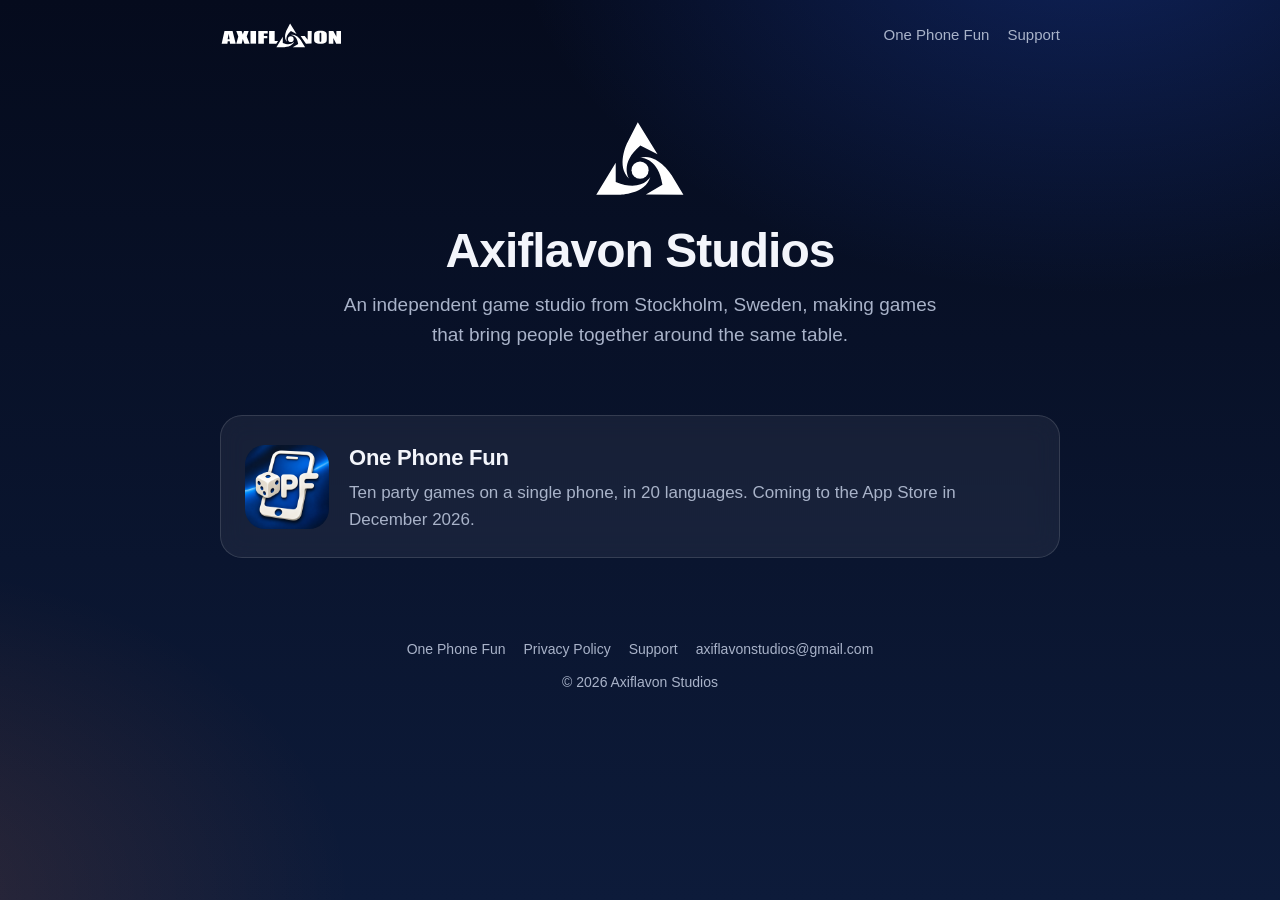
<file: index.html>
<!doctype html>
<html lang="en">
<head>
  <meta charset="utf-8">
  <meta name="viewport" content="width=device-width, initial-scale=1">
  <title>Axiflavon Studios</title>
  <meta name="description" content="Axiflavon Studios is an independent game studio from Stockholm, Sweden. Makers of One Phone Fun – party games on one phone.">
  <link rel="icon" href="/assets/axiflavon-symbol.svg" type="image/svg+xml">
  <link rel="apple-touch-icon" href="/assets/apple-touch-icon.png">
  <link rel="stylesheet" href="/assets/style.css">
</head>
<body>
  <header class="site-header">
    <div class="wrap">
      <a class="brand" href="/" aria-label="Axiflavon Studios home">
        <img src="/assets/axiflavon-wordmark.svg" alt="Axiflavon">
      </a>
      <nav class="nav">
        <a href="/onephonefun/">One Phone Fun</a>
        <a href="/onephonefun/support/">Support</a>
      </nav>
    </div>
  </header>

  <main class="wrap">
    <section class="hero">
      <img class="symbol" src="/assets/axiflavon-symbol.svg" alt="">
      <h1>Axiflavon Studios</h1>
      <p class="lead">An independent game studio from Stockholm, Sweden, making games that bring people together around the same table.</p>
    </section>

    <a class="card app-card" href="/onephonefun/">
      <img src="/assets/onephonefun-icon.png" alt="One Phone Fun app icon">
      <div>
        <h2>One Phone Fun</h2>
        <p>Ten party games on a single phone, in 20 languages. Coming to the App Store in December 2026.</p>
      </div>
    </a>
  </main>

  <footer class="site-footer">
    <div class="wrap">
      <div class="links">
        <a href="/onephonefun/">One Phone Fun</a>
        <a href="/onephonefun/privacy/">Privacy Policy</a>
        <a href="/onephonefun/support/">Support</a>
        <a href="mailto:axiflavonstudios@gmail.com">axiflavonstudios@gmail.com</a>
      </div>
      <div>&copy; 2026 Axiflavon Studios</div>
    </div>
  </footer>
</body>
</html>
</file>
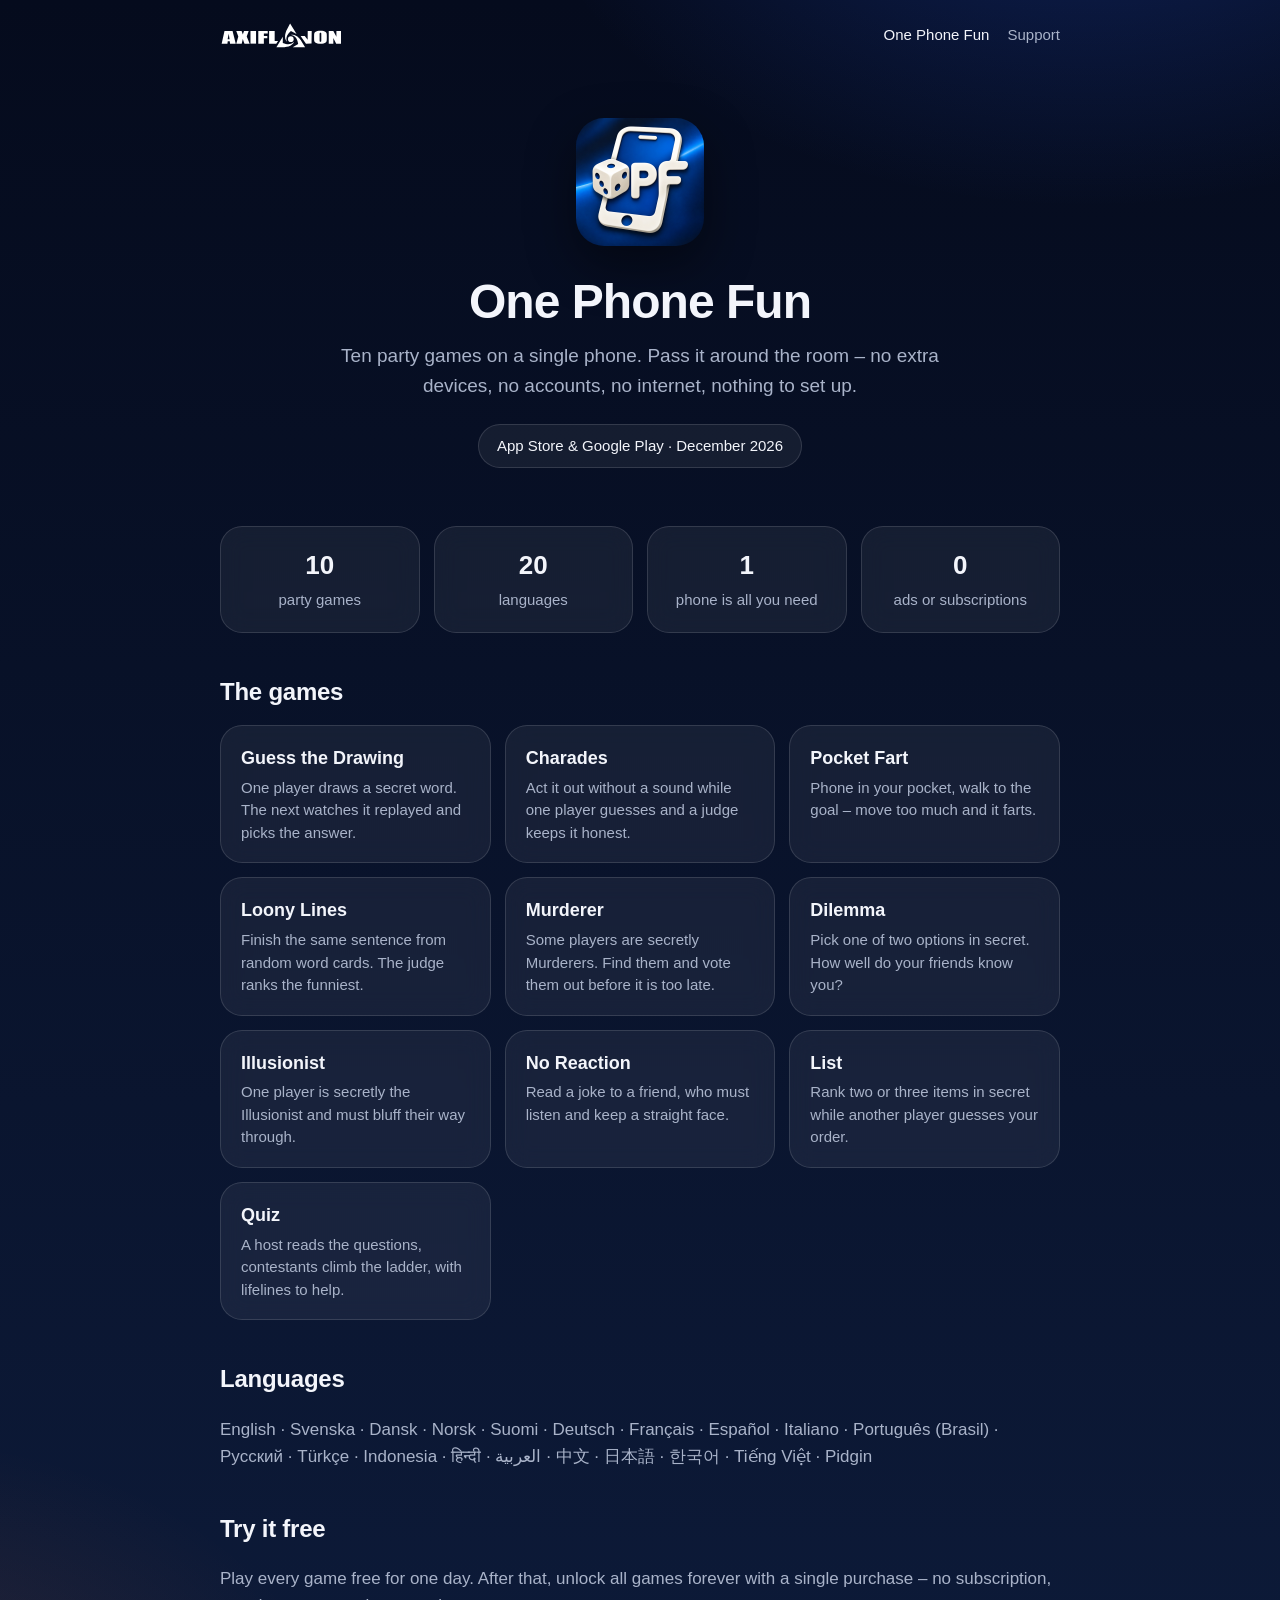
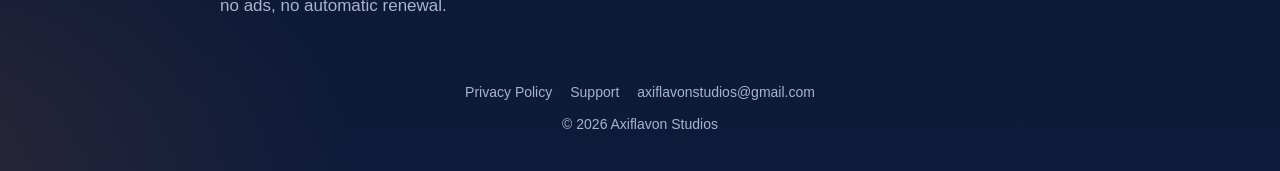
<file: onephonefun/index.html>
<!doctype html>
<html lang="en">
<head>
  <meta charset="utf-8">
  <meta name="viewport" content="width=device-width, initial-scale=1">
  <title>One Phone Fun</title>
  <meta name="description" content="One Phone Fun – ten party games on a single phone, in 20 languages. No subscription, no ads.">
  <link rel="icon" href="/assets/apple-touch-icon.png" type="image/png">
  <link rel="apple-touch-icon" href="/assets/apple-touch-icon.png">
  <link rel="stylesheet" href="/assets/style.css">
</head>
<body>
  <header class="site-header">
    <div class="wrap">
      <a class="brand" href="/" aria-label="Axiflavon Studios home">
        <img src="/assets/axiflavon-wordmark.svg" alt="Axiflavon">
      </a>
      <nav class="nav">
        <a href="/onephonefun/" aria-current="page">One Phone Fun</a>
        <a href="/onephonefun/support/">Support</a>
      </nav>
    </div>
  </header>

  <main class="wrap">
    <section class="hero">
      <img class="app-icon" src="/assets/onephonefun-icon.png" alt="One Phone Fun app icon">
      <h1>One Phone Fun</h1>
      <p class="lead">Ten party games on a single phone. Pass it around the room – no extra devices, no accounts, no internet, nothing to set up.</p>
      <span class="badge">App Store &amp; Google Play &middot; December 2026</span>
    </section>

    <section class="facts">
      <div class="card"><strong>10</strong><span>party games</span></div>
      <div class="card"><strong>20</strong><span>languages</span></div>
      <div class="card"><strong>1</strong><span>phone is all you need</span></div>
      <div class="card"><strong>0</strong><span>ads or subscriptions</span></div>
    </section>

    <h2>The games</h2>
    <div class="grid">
      <div class="card">
        <h3>Guess the Drawing</h3>
        <p>One player draws a secret word. The next watches it replayed and picks the answer.</p>
      </div>
      <div class="card">
        <h3>Charades</h3>
        <p>Act it out without a sound while one player guesses and a judge keeps it honest.</p>
      </div>
      <div class="card">
        <h3>Pocket Fart</h3>
        <p>Phone in your pocket, walk to the goal – move too much and it farts.</p>
      </div>
      <div class="card">
        <h3>Loony Lines</h3>
        <p>Finish the same sentence from random word cards. The judge ranks the funniest.</p>
      </div>
      <div class="card">
        <h3>Murderer</h3>
        <p>Some players are secretly Murderers. Find them and vote them out before it is too late.</p>
      </div>
      <div class="card">
        <h3>Dilemma</h3>
        <p>Pick one of two options in secret. How well do your friends know you?</p>
      </div>
      <div class="card">
        <h3>Illusionist</h3>
        <p>One player is secretly the Illusionist and must bluff their way through.</p>
      </div>
      <div class="card">
        <h3>No Reaction</h3>
        <p>Read a joke to a friend, who must listen and keep a straight face.</p>
      </div>
      <div class="card">
        <h3>List</h3>
        <p>Rank two or three items in secret while another player guesses your order.</p>
      </div>
      <div class="card">
        <h3>Quiz</h3>
        <p>A host reads the questions, contestants climb the ladder, with lifelines to help.</p>
      </div>
    </div>

    <h2>Languages</h2>
    <p class="languages">English &middot; Svenska &middot; Dansk &middot; Norsk &middot; Suomi &middot; Deutsch &middot; Français &middot; Español &middot; Italiano &middot; Português (Brasil) &middot; Русский &middot; Türkçe &middot; Indonesia &middot; हिन्दी &middot; العربية &middot; 中文 &middot; 日本語 &middot; 한국어 &middot; Tiếng Việt &middot; Pidgin</p>

    <h2>Try it free</h2>
    <p class="languages">Play every game free for one day. After that, unlock all games forever with a single purchase – no subscription, no ads, no automatic renewal.</p>
  </main>

  <footer class="site-footer">
    <div class="wrap">
      <div class="links">
        <a href="/onephonefun/privacy/">Privacy Policy</a>
        <a href="/onephonefun/support/">Support</a>
        <a href="mailto:axiflavonstudios@gmail.com">axiflavonstudios@gmail.com</a>
      </div>
      <div>&copy; 2026 Axiflavon Studios</div>
    </div>
  </footer>
</body>
</html>
</file>
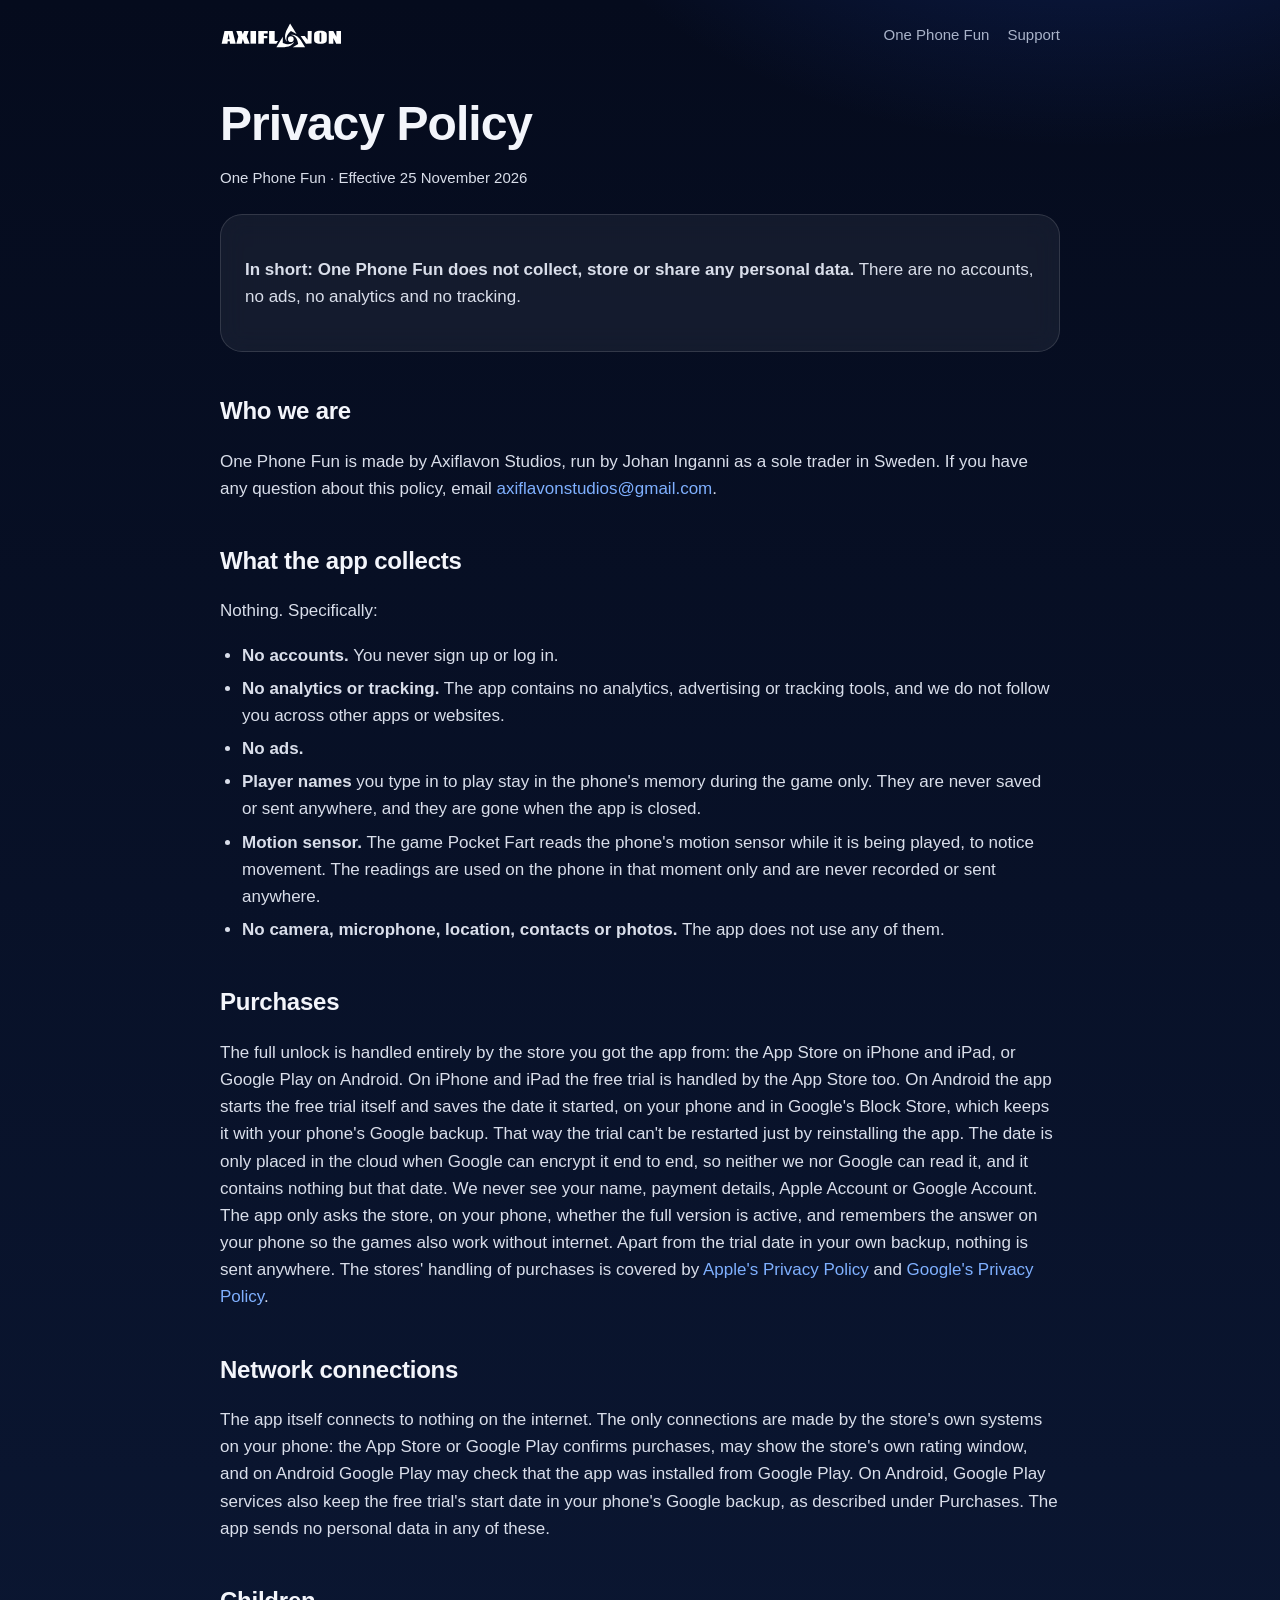
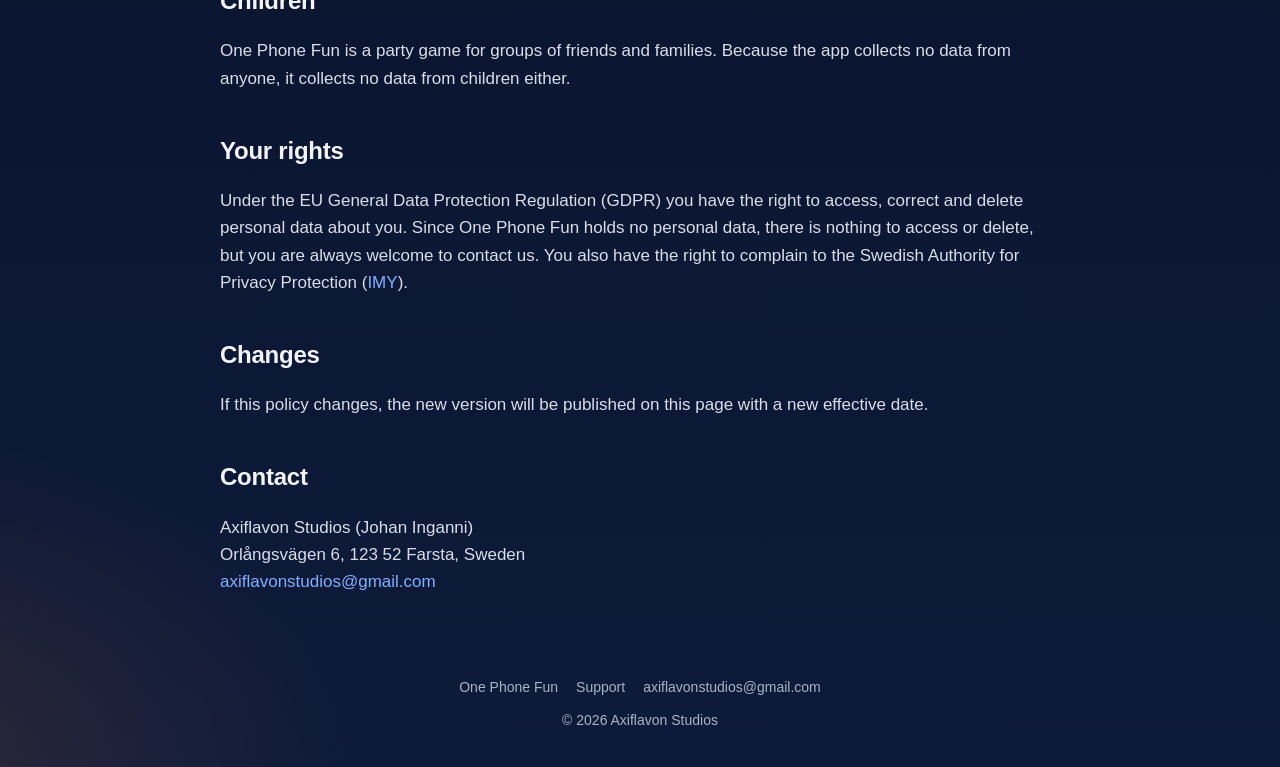
<file: onephonefun/privacy/index.html>
<!doctype html>
<html lang="en">
<head>
  <meta charset="utf-8">
  <meta name="viewport" content="width=device-width, initial-scale=1">
  <title>Privacy Policy – One Phone Fun</title>
  <meta name="description" content="Privacy policy for the One Phone Fun app by Axiflavon Studios. The app collects no personal data.">
  <link rel="icon" href="/assets/apple-touch-icon.png" type="image/png">
  <link rel="apple-touch-icon" href="/assets/apple-touch-icon.png">
  <link rel="stylesheet" href="/assets/style.css">
</head>
<body>
  <header class="site-header">
    <div class="wrap">
      <a class="brand" href="/" aria-label="Axiflavon Studios home">
        <img src="/assets/axiflavon-wordmark.svg" alt="Axiflavon">
      </a>
      <nav class="nav">
        <a href="/onephonefun/">One Phone Fun</a>
        <a href="/onephonefun/support/">Support</a>
      </nav>
    </div>
  </header>

  <main class="wrap doc">
    <h1>Privacy Policy</h1>
    <p class="meta">One Phone Fun &middot; Effective 25 November 2026</p>

    <div class="card">
      <p><strong>In short: One Phone Fun does not collect, store or share any personal data.</strong> There are no accounts, no ads, no analytics and no tracking.</p>
    </div>

    <h2>Who we are</h2>
    <p>One Phone Fun is made by Axiflavon Studios, run by Johan Inganni as a sole trader in Sweden. If you have any question about this policy, email <a href="mailto:axiflavonstudios@gmail.com">axiflavonstudios@gmail.com</a>.</p>

    <h2>What the app collects</h2>
    <p>Nothing. Specifically:</p>
    <ul>
      <li><strong>No accounts.</strong> You never sign up or log in.</li>
      <li><strong>No analytics or tracking.</strong> The app contains no analytics, advertising or tracking tools, and we do not follow you across other apps or websites.</li>
      <li><strong>No ads.</strong></li>
      <li><strong>Player names</strong> you type in to play stay in the phone's memory during the game only. They are never saved or sent anywhere, and they are gone when the app is closed.</li>
      <li><strong>Motion sensor.</strong> The game Pocket Fart reads the phone's motion sensor while it is being played, to notice movement. The readings are used on the phone in that moment only and are never recorded or sent anywhere.</li>
      <li><strong>No camera, microphone, location, contacts or photos.</strong> The app does not use any of them.</li>
    </ul>

    <h2>Purchases</h2>
    <p>The full unlock is handled entirely by the store you got the app from: the App Store on iPhone and iPad, or Google Play on Android. On iPhone and iPad the free trial is handled by the App Store too. On Android the app starts the free trial itself and saves the date it started, on your phone and in Google's Block Store, which keeps it with your phone's Google backup. That way the trial can't be restarted just by reinstalling the app. The date is only placed in the cloud when Google can encrypt it end to end, so neither we nor Google can read it, and it contains nothing but that date. We never see your name, payment details, Apple Account or Google Account. The app only asks the store, on your phone, whether the full version is active, and remembers the answer on your phone so the games also work without internet. Apart from the trial date in your own backup, nothing is sent anywhere. The stores' handling of purchases is covered by <a href="https://www.apple.com/legal/privacy/">Apple's Privacy Policy</a> and <a href="https://policies.google.com/privacy">Google's Privacy Policy</a>.</p>

    <h2>Network connections</h2>
    <p>The app itself connects to nothing on the internet. The only connections are made by the store's own systems on your phone: the App Store or Google Play confirms purchases, may show the store's own rating window, and on Android Google Play may check that the app was installed from Google Play. On Android, Google Play services also keep the free trial's start date in your phone's Google backup, as described under Purchases. The app sends no personal data in any of these.</p>

    <h2>Children</h2>
    <p>One Phone Fun is a party game for groups of friends and families. Because the app collects no data from anyone, it collects no data from children either.</p>

    <h2>Your rights</h2>
    <p>Under the EU General Data Protection Regulation (GDPR) you have the right to access, correct and delete personal data about you. Since One Phone Fun holds no personal data, there is nothing to access or delete, but you are always welcome to contact us. You also have the right to complain to the Swedish Authority for Privacy Protection (<a href="https://www.imy.se/en/">IMY</a>).</p>

    <h2>Changes</h2>
    <p>If this policy changes, the new version will be published on this page with a new effective date.</p>

    <h2>Contact</h2>
    <p>Axiflavon Studios (Johan Inganni)<br>
      Orlångsvägen 6, 123 52 Farsta, Sweden<br>
      <a href="mailto:axiflavonstudios@gmail.com">axiflavonstudios@gmail.com</a></p>
  </main>

  <footer class="site-footer">
    <div class="wrap">
      <div class="links">
        <a href="/onephonefun/">One Phone Fun</a>
        <a href="/onephonefun/support/">Support</a>
        <a href="mailto:axiflavonstudios@gmail.com">axiflavonstudios@gmail.com</a>
      </div>
      <div>&copy; 2026 Axiflavon Studios</div>
    </div>
  </footer>
</body>
</html>
</file>
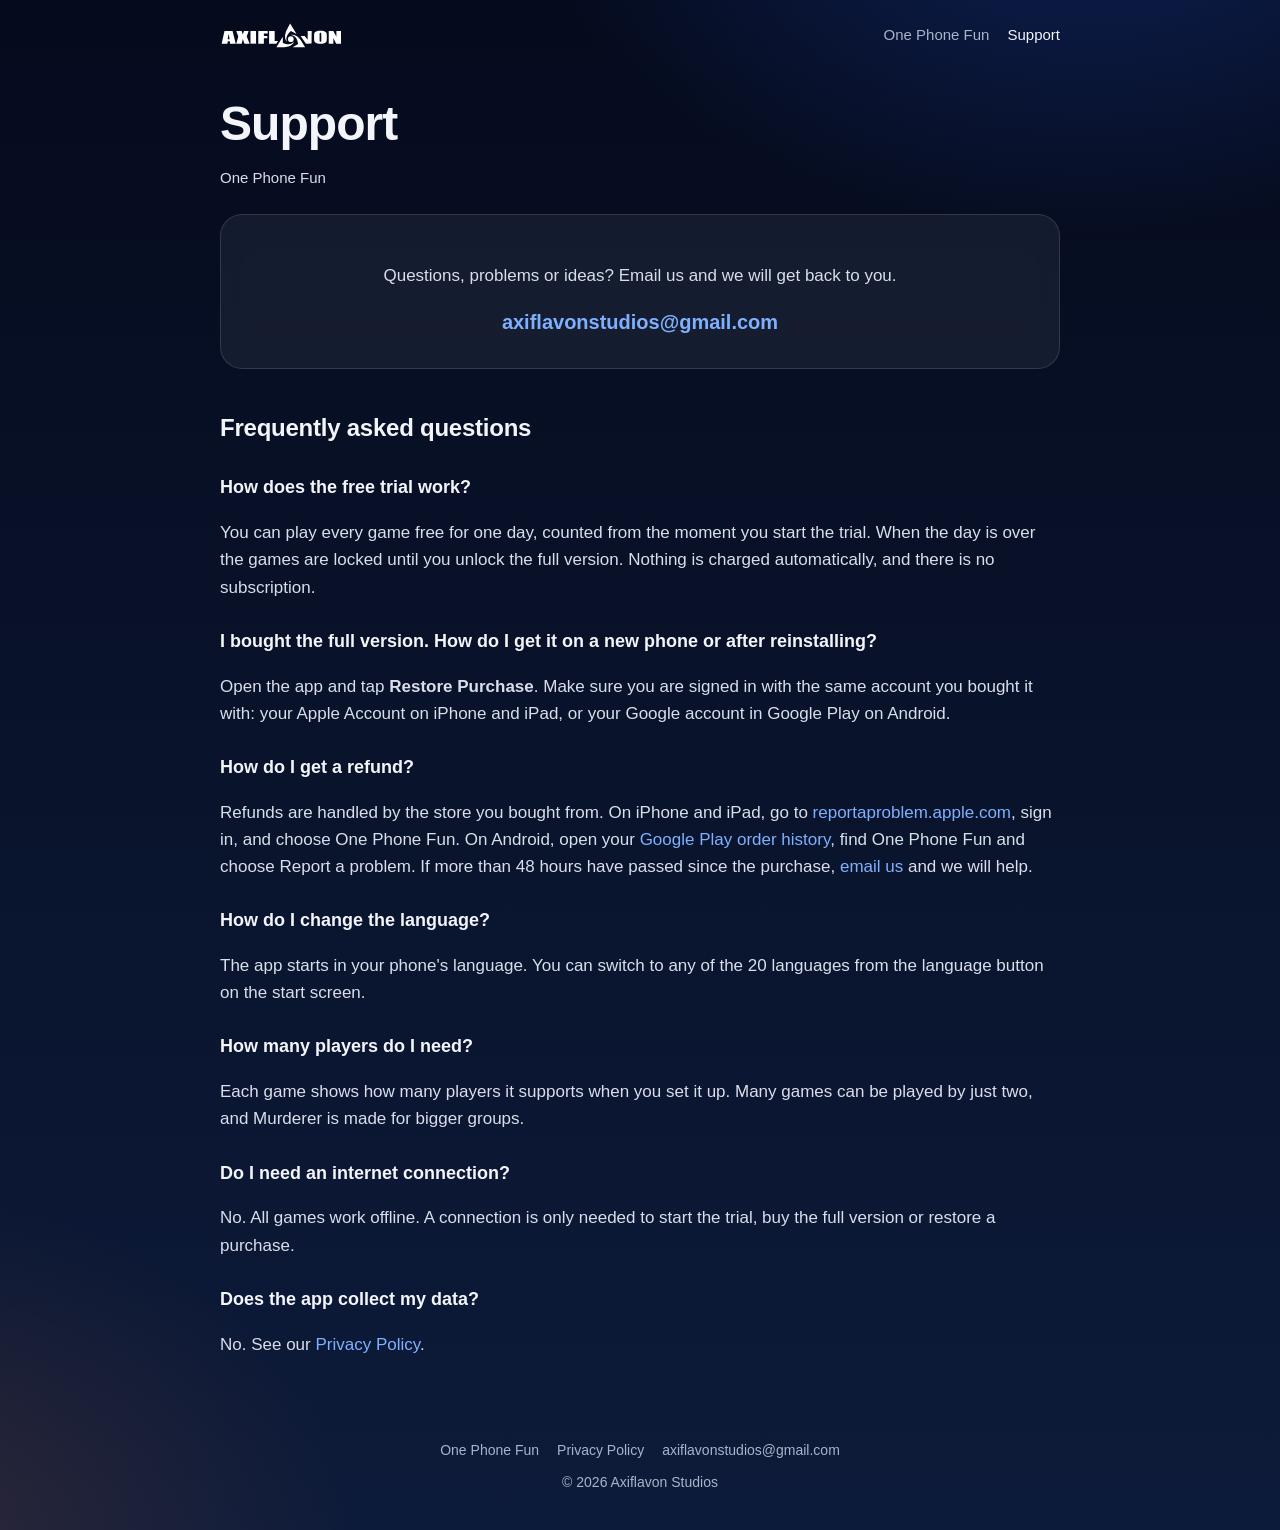
<file: onephonefun/support/index.html>
<!doctype html>
<html lang="en">
<head>
  <meta charset="utf-8">
  <meta name="viewport" content="width=device-width, initial-scale=1">
  <title>Support – One Phone Fun</title>
  <meta name="description" content="Support and frequently asked questions for the One Phone Fun app by Axiflavon Studios.">
  <link rel="icon" href="/assets/apple-touch-icon.png" type="image/png">
  <link rel="apple-touch-icon" href="/assets/apple-touch-icon.png">
  <link rel="stylesheet" href="/assets/style.css">
</head>
<body>
  <header class="site-header">
    <div class="wrap">
      <a class="brand" href="/" aria-label="Axiflavon Studios home">
        <img src="/assets/axiflavon-wordmark.svg" alt="Axiflavon">
      </a>
      <nav class="nav">
        <a href="/onephonefun/">One Phone Fun</a>
        <a href="/onephonefun/support/" aria-current="page">Support</a>
      </nav>
    </div>
  </header>

  <main class="wrap doc">
    <h1>Support</h1>
    <p class="meta">One Phone Fun</p>

    <div class="card contact">
      <p>Questions, problems or ideas? Email us and we will get back to you.</p>
      <a class="email" href="mailto:axiflavonstudios@gmail.com">axiflavonstudios@gmail.com</a>
    </div>

    <h2>Frequently asked questions</h2>

    <h3>How does the free trial work?</h3>
    <p>You can play every game free for one day, counted from the moment you start the trial. When the day is over the games are locked until you unlock the full version. Nothing is charged automatically, and there is no subscription.</p>

    <h3>I bought the full version. How do I get it on a new phone or after reinstalling?</h3>
    <p>Open the app and tap <strong>Restore Purchase</strong>. Make sure you are signed in with the same account you bought it with: your Apple Account on iPhone and iPad, or your Google account in Google Play on Android.</p>

    <h3>How do I get a refund?</h3>
    <p>Refunds are handled by the store you bought from. On iPhone and iPad, go to <a href="https://reportaproblem.apple.com/">reportaproblem.apple.com</a>, sign in, and choose One Phone Fun. On Android, open your <a href="https://play.google.com/store/account/orderhistory">Google Play order history</a>, find One Phone Fun and choose Report a problem. If more than 48 hours have passed since the purchase, <a href="mailto:axiflavonstudios@gmail.com">email us</a> and we will help.</p>

    <h3>How do I change the language?</h3>
    <p>The app starts in your phone's language. You can switch to any of the 20 languages from the language button on the start screen.</p>

    <h3>How many players do I need?</h3>
    <p>Each game shows how many players it supports when you set it up. Many games can be played by just two, and Murderer is made for bigger groups.</p>

    <h3>Do I need an internet connection?</h3>
    <p>No. All games work offline. A connection is only needed to start the trial, buy the full version or restore a purchase.</p>

    <h3>Does the app collect my data?</h3>
    <p>No. See our <a href="/onephonefun/privacy/">Privacy Policy</a>.</p>
  </main>

  <footer class="site-footer">
    <div class="wrap">
      <div class="links">
        <a href="/onephonefun/">One Phone Fun</a>
        <a href="/onephonefun/privacy/">Privacy Policy</a>
        <a href="mailto:axiflavonstudios@gmail.com">axiflavonstudios@gmail.com</a>
      </div>
      <div>&copy; 2026 Axiflavon Studios</div>
    </div>
  </footer>
</body>
</html>
</file>
<file: assets/style.css>
:root {
  --bg-top: #050b1d;
  --bg-bottom: #0d1b3a;
  --glow: #2a62ff;
  --text: #f3f5fb;
  --muted: #a9b3c9;
  --card: rgba(255, 255, 255, 0.06);
  --card-border: rgba(255, 255, 255, 0.13);
  --accent: #7fb0ff;
  --radius: 22px;
}

* {
  box-sizing: border-box;
}

html {
  -webkit-text-size-adjust: 100%;
  min-height: 100%;
  background-color: var(--bg-bottom);
  background-image:
    radial-gradient(60rem 40rem at 85% -10%, rgba(42, 98, 255, 0.28), transparent 60%),
    radial-gradient(50rem 35rem at -10% 100%, rgba(255, 122, 48, 0.14), transparent 60%),
    linear-gradient(180deg, var(--bg-top), var(--bg-bottom));
}

body {
  margin: 0;
  min-height: 100vh;
  color: var(--text);
  background: transparent;
  font-family: -apple-system, BlinkMacSystemFont, "SF Pro Text", "Segoe UI",
    Roboto, "Helvetica Neue", Arial, sans-serif;
  font-size: 17px;
  line-height: 1.6;
}

a {
  color: var(--accent);
  text-decoration: none;
}

a:hover {
  text-decoration: underline;
}

.wrap {
  width: 100%;
  max-width: 880px;
  margin: 0 auto;
  padding: 0 20px;
}

/* Header */
.site-header {
  padding: 22px 0;
}

.site-header .wrap {
  display: flex;
  align-items: center;
  justify-content: space-between;
  gap: 16px;
}

.brand {
  display: inline-flex;
  align-items: center;
}

.brand img {
  height: 26px;
  width: auto;
  display: block;
}

.nav {
  display: flex;
  gap: 18px;
  font-size: 15px;
}

.nav a {
  color: var(--muted);
}

.nav a:hover,
.nav a[aria-current="page"] {
  color: var(--text);
  text-decoration: none;
}

/* Hero */
.hero {
  text-align: center;
  padding: 48px 0 28px;
}

.hero .symbol {
  width: 96px;
  height: auto;
  margin-bottom: 20px;
}

.hero .app-icon {
  width: 128px;
  height: 128px;
  border-radius: 28px;
  box-shadow: 0 18px 50px rgba(0, 0, 0, 0.45);
  margin-bottom: 22px;
}

h1 {
  font-size: clamp(32px, 6vw, 48px);
  line-height: 1.1;
  letter-spacing: -0.02em;
  margin: 0 0 12px;
}

h2 {
  font-size: 24px;
  letter-spacing: -0.01em;
  margin: 40px 0 14px;
}

h3 {
  font-size: 18px;
  margin: 26px 0 6px;
}

.lead {
  font-size: 19px;
  color: var(--muted);
  max-width: 620px;
  margin: 0 auto;
}

.badge {
  display: inline-block;
  margin-top: 22px;
  padding: 9px 18px;
  border-radius: 999px;
  border: 1px solid var(--card-border);
  background: var(--card);
  font-size: 15px;
  color: var(--text);
}

/* Cards */
.card {
  background: var(--card);
  border: 1px solid var(--card-border);
  border-radius: var(--radius);
  padding: 24px;
  backdrop-filter: blur(12px);
  -webkit-backdrop-filter: blur(12px);
}

.app-card {
  display: flex;
  align-items: center;
  gap: 20px;
  margin: 36px 0;
  color: var(--text);
}

.app-card:hover {
  text-decoration: none;
  border-color: rgba(255, 255, 255, 0.28);
}

.app-card img {
  width: 84px;
  height: 84px;
  border-radius: 20px;
  flex: none;
}

.app-card h2 {
  margin: 0 0 4px;
  font-size: 22px;
}

.app-card p {
  margin: 0;
  color: var(--muted);
}

.grid {
  display: grid;
  grid-template-columns: repeat(auto-fill, minmax(240px, 1fr));
  gap: 14px;
}

.grid .card {
  padding: 18px 20px;
}

.grid h3 {
  margin: 0 0 4px;
}

.grid p {
  margin: 0;
  color: var(--muted);
  font-size: 15px;
  line-height: 1.5;
}

.facts {
  display: grid;
  grid-template-columns: repeat(auto-fit, minmax(170px, 1fr));
  gap: 14px;
  margin-top: 30px;
}

.facts .card {
  text-align: center;
  padding: 18px;
}

.facts strong {
  display: block;
  font-size: 26px;
}

.facts span {
  color: var(--muted);
  font-size: 15px;
}

.languages {
  color: var(--muted);
}

/* Text pages */
.doc {
  padding-top: 28px;
  padding-bottom: 20px;
}

.doc .card {
  margin-top: 24px;
}

.doc p,
.doc li {
  color: #d9deea;
}

.doc ul {
  padding-left: 22px;
}

.doc li {
  margin: 6px 0;
}

.meta {
  color: var(--muted);
  font-size: 15px;
}

.contact {
  text-align: center;
  padding: 30px 24px;
}

.contact .email {
  font-size: 20px;
  font-weight: 600;
  word-break: break-all;
}

/* Footer */
.site-footer {
  padding: 44px 0 36px;
  color: var(--muted);
  font-size: 14px;
  text-align: center;
}

.site-footer a {
  color: var(--muted);
}

.site-footer .links {
  display: flex;
  justify-content: center;
  flex-wrap: wrap;
  gap: 8px 18px;
  margin-bottom: 10px;
}

@media (max-width: 560px) {
  body {
    font-size: 16px;
  }

  .wrap {
    padding: 0 16px;
  }

  .nav {
    gap: 14px;
    font-size: 14px;
  }

  .brand img {
    height: 20px;
  }

  .hero {
    padding-top: 30px;
  }

  .app-card {
    align-items: flex-start;
  }

  .app-card img {
    width: 64px;
    height: 64px;
    border-radius: 15px;
  }
}
</file>
